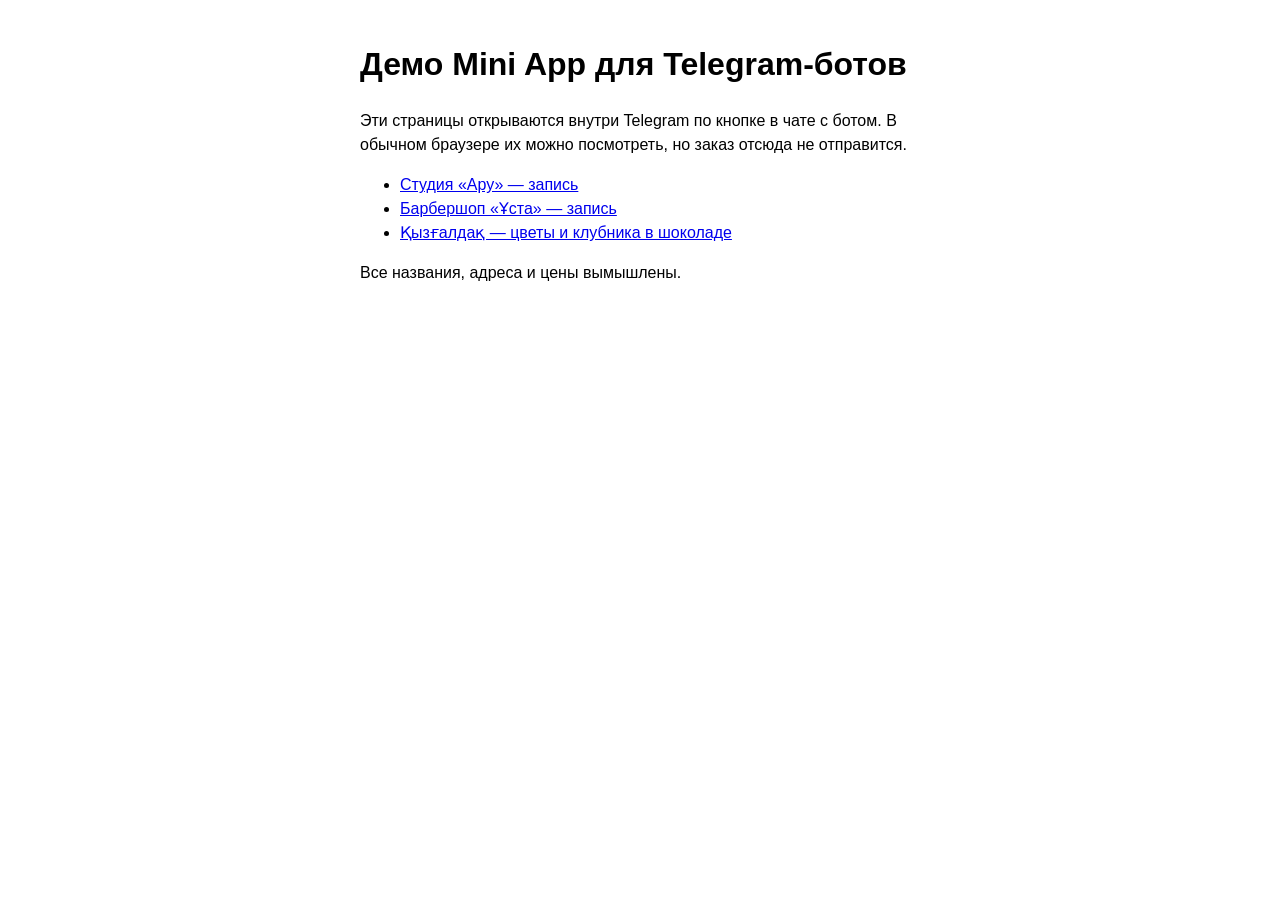
<file: index.html>
<!DOCTYPE html>
<html lang="ru">
<head><meta charset="utf-8"><meta name="viewport" content="width=device-width, initial-scale=1">
<title>Демо Mini App</title>
<style>body{font:16px/1.5 -apple-system,"Segoe UI",Roboto,sans-serif;max-width:560px;margin:40px auto;padding:0 20px}</style>
</head>
<body>
<h1>Демо Mini App для Telegram-ботов</h1>
<p>Эти страницы открываются внутри Telegram по кнопке в чате с ботом. В обычном браузере их можно посмотреть, но заказ отсюда не отправится.</p>
<ul>
<li><a href="salon/">Студия «Ару» — запись</a></li>
<li><a href="barber/">Барбершоп «Ұста» — запись</a></li>
<li><a href="flowers/">Қызғалдақ — цветы и клубника в шоколаде</a></li>
</ul>
<p>Все названия, адреса и цены вымышлены.</p>
</body>
</html>
</file>
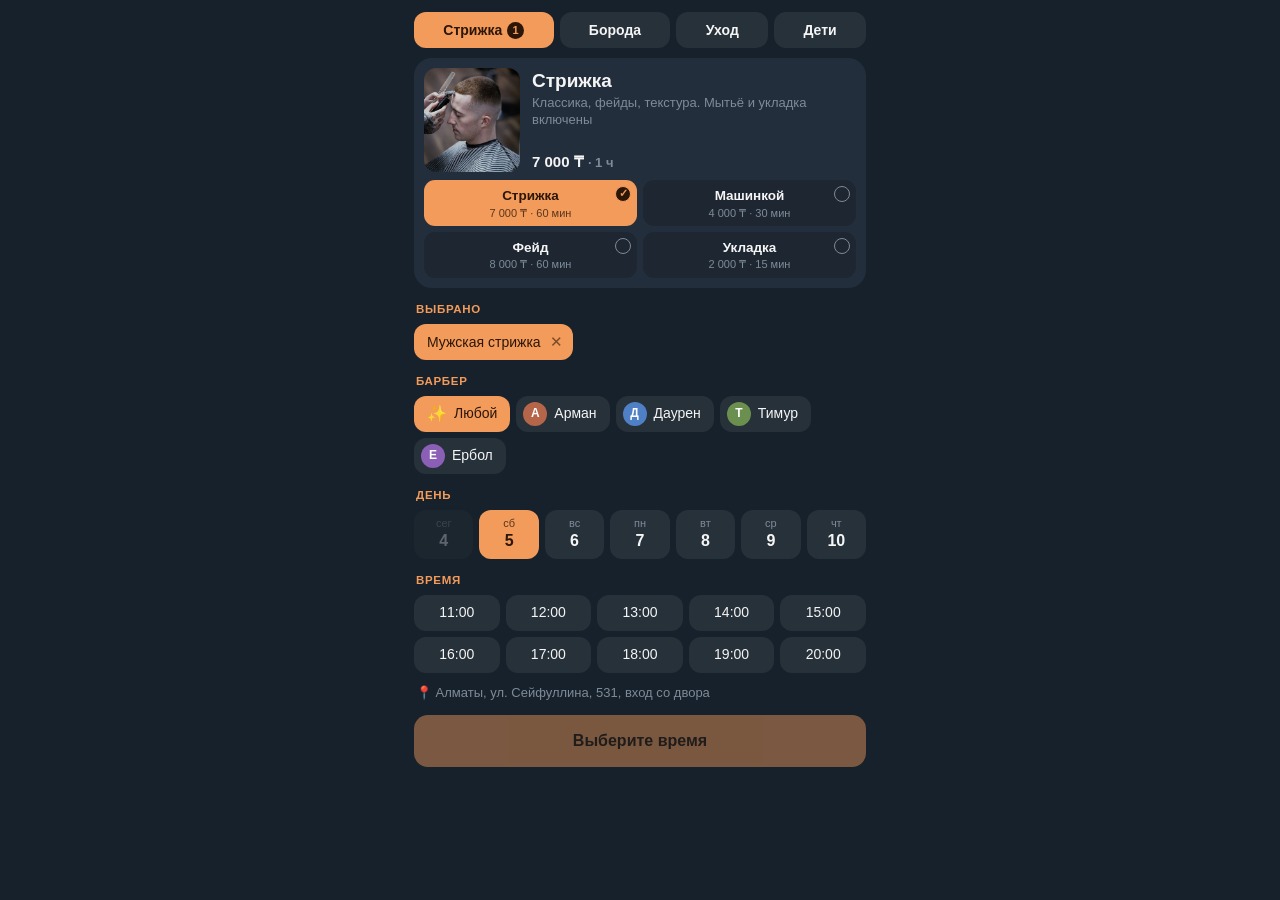
<file: barber/index.html>
<!DOCTYPE html>
<html lang="ru">
<head>
<meta charset="utf-8">
<meta name="viewport" content="width=device-width, initial-scale=1, maximum-scale=1, viewport-fit=cover">
<title>Барбершоп «Ұста» — запись</title>
<script src="https://telegram.org/js/telegram-web-app.js"></script>
<link rel="stylesheet" href="../app.css">
<style>
  .tabs { overflow-x: auto; scrollbar-width: none; }
  .tabs::-webkit-scrollbar { display: none; }
  .tab { flex: 1 0 auto; padding: 0 10px; }
  @media (max-width: 360px) {
    .tab { padding: 0 7px; font-size: 13px; }
    .svc .size b { font-size: 13px; }
  }
  .tab .n {
    display: inline-grid; place-items: center; min-width: 17px; height: 17px; margin-left: 5px; border-radius: 9px;
    font-size: 11px; background: var(--acc); color: var(--acc-ink); vertical-align: 1px;
  }
  .tab.on .n { background: var(--acc-ink); color: var(--acc); }
  .hero.col { flex-direction: column; gap: 0; }
  .hero .row { display: flex; gap: 12px; }
  .hero .ph { height: 104px; }
  .svc { display: grid; grid-template-columns: repeat(3, 1fr); gap: 6px; margin-top: 8px; }
  .svc.two { grid-template-columns: repeat(2, 1fr); }
  .svc.one { grid-template-columns: 1fr; }
  .svc .size { position: relative; }
  .svc .size b { font-size: 13.5px; white-space: nowrap; overflow: hidden; text-overflow: ellipsis; padding: 0 14px; }
  .svc .size i {
    position: absolute; top: 6px; right: 6px; width: 16px; height: 16px; border-radius: 50%;
    border: 1.5px solid var(--hint); font-style: normal; font-size: 11px; line-height: 13px; text-align: center;
  }
  .svc .size.on i { border-color: currentColor; background: var(--acc-ink); color: var(--acc); font-weight: 800; }
  .price { margin-top: auto; font-size: 15px; font-weight: 700; }
  .picked { display: flex; flex-wrap: wrap; gap: 6px; }
  .picked .chip { padding-right: 8px; }
  .picked .chip .x { font-size: 15px; opacity: .6; padding: 0 2px; }
  .picked .none { font-size: 13px; color: var(--hint); padding: 2px; }
  .av {
    width: 24px; height: 24px; border-radius: 50%; display: inline-grid; place-items: center;
    font-size: 12px; font-weight: 700; color: #fff; margin-left: -6px;
  }
  .chip.on .av { box-shadow: 0 0 0 2px var(--acc); }
  .days { grid-template-columns: repeat(7, 1fr); }
  .times { grid-template-columns: repeat(5, 1fr); }
</style>
</head>
<body>
<div class="app">
  <div class="tabs" id="tabs"></div>
  <div class="hero col">
    <div class="row">
      <img class="ph" id="ph" alt="">
      <div class="info">
        <div class="nm" id="nm"></div>
        <div class="ds" id="ds"></div>
        <div class="price" id="pr"></div>
      </div>
    </div>
    <div class="svc" id="svc"></div>
  </div>

  <div class="lbl">Выбрано</div>
  <div class="picked" id="picked"></div>

  <div class="lbl">Барбер</div>
  <div class="chips" id="masters"></div>

  <div class="lbl">День</div>
  <div class="grid days" id="days"></div>

  <div class="lbl">Время</div>
  <div class="grid times" id="times"></div>
  <div class="note" id="note">📍 Алматы, ул. Сейфуллина, 531, вход со двора</div>

  <div class="bar"><button class="go" id="go"></button></div>
</div>
<script src="../app.js"></script>
<script>
// Каталог — тот же, что в barber/bot.py (CATALOG). Меняете цены там — поменяйте и здесь.
// [вкладка, фото, описание, [[полное название, коротко, минут, цена], ...]]
const C = [
  ["Стрижка", "haircut", "Классика, фейды, текстура. Мытьё и укладка включены",
    [["Мужская стрижка", "Стрижка", 60, 7000], ["Стрижка машинкой", "Машинкой", 30, 4000], ["Фейд", "Фейд", 60, 8000], ["Укладка", "Укладка", 15, 2000]]],
  ["Борода", "beard", "Горячее полотенце, опасная бритва, масло",
    [["Моделирование бороды", "Борода", 30, 4500], ["Королевское бритьё", "Бритьё", 45, 6000], ["Камуфляж седины", "Камуфляж", 30, 5000]]],
  ["Уход", "care", "Маски и уход за кожей — можно добавить к стрижке",
    [["Чёрная маска", "Маска", 20, 2500], ["Уход за лицом", "Кожа лица", 40, 6000], ["Воск: нос и уши", "Воск", 10, 1500], ["Массаж головы", "Массаж", 15, 2000]]],
  ["Дети", "kids", "Для мальчиков до 12 лет, с мультиками",
    [["Детская стрижка", "Детская", 45, 5000], ["Отец и сын", "Отец и сын", 90, 12000]]],
];
const M = [["Арман", [0, 1, 2]], ["Даурен", [0, 1, 2, 3]], ["Тимур", [0, 2, 3]], ["Ербол", [0, 1, 2]], ["Алихан", [1, 2]]];
const MC = ["#b5654a", "#4f7fc4", "#6a8f4f", "#8a5fb5", "#c4914f"];
const DAYS = 7, SLOTS = 10, FIRST = 11, MAX_MIN = 240;

// Занятость: «постоянные клиенты» по той же формуле, что в боте, плюс реальные записи из ссылки (?u=дата&b=...).
function fnv(s) {
  let x = 0x811c9dc5;
  for (let i = 0; i < s.length; i++) x = Math.imul(x ^ s.charCodeAt(i), 0x01000193) >>> 0;
  x ^= x >>> 16; x = Math.imul(x, 0x85ebca6b) >>> 0; x ^= x >>> 13; x = Math.imul(x, 0xc2b2ae35) >>> 0;
  return (x ^ x >>> 16) >>> 0;
}
const q = new URLSearchParams(location.search);
const real = new Set();
if (q.get("u") && q.get("b")) {
  for (const it of q.get("b").split(",")) {
    const [off, m, t, len] = it.split(".").map(Number);
    const iso = addDays(q.get("u"), off).toISOString().slice(0, 10);
    for (let k = 0; k < len; k++) real.add(m + "|" + iso + "|" + (t + k));
  }
}
const NOW = almatyNow();
const dayIso = d => addDays(NOW.iso, d).toISOString().slice(0, 10);
function busy(m, d, t) {
  const iso = dayIso(d), key = m + "|" + iso + "|" + t;
  if (d === 0 && (FIRST + t) * 60 < NOW.mins + 60) return true;
  return (fnv(key) >>> 24) < 72 || real.has(key);
}

// Выбранные услуги: список [вкладка, номер]. Длительность и цена — сумма.
const S = { c: 0, sv: [[0, 0]], m: -1, d: -1, t: -1 };
const svc = ([c, i]) => C[c][3][i];
const has = (c, i) => S.sv.some(x => x[0] === c && x[1] === i);
const mins = () => S.sv.reduce((a, x) => a + svc(x)[2], 0);
const price = () => S.sv.reduce((a, x) => a + svc(x)[3], 0);
const len = () => Math.ceil(mins() / 60);
const canDo = j => S.sv.every(x => M[j][1].includes(x[0]));
function dur(n) { const h = Math.floor(n / 60), m = n % 60; return (h ? h + " ч" : "") + (h && m ? " " : "") + (m ? m + " мин" : ""); }
function freeMasters(m, d, t) {
  if (!S.sv.length) return [];
  const L = len(), list = m >= 0 ? [m] : M.map((x, j) => j).filter(canDo);
  return list.filter(j => t + L <= SLOTS && ![...Array(L).keys()].some(k => busy(j, d, t + k)));
}
const dayOk = d => [...Array(SLOTS).keys()].some(t => freeMasters(S.m, d, t).length);

function fix() {
  if (S.m >= 0 && !canDo(S.m)) S.m = -1;
  if (S.d < 0 || !dayOk(S.d)) { S.d = [...Array(DAYS).keys()].find(d => dayOk(d)) ?? -1; S.t = -1; }
  if (S.t >= 0 && !freeMasters(S.m, S.d, S.t).length) S.t = -1;
}

function toggle(c, i) {
  if (has(c, i)) { S.sv = S.sv.filter(x => !(x[0] === c && x[1] === i)); return; }
  if (mins() + C[c][3][i][2] > MAX_MIN) { toast("Больше 4 часов за один визит не записываем"); return; }
  S.sv.push([c, i]);
}

function render() {
  fix();
  const cat = C[S.c];
  const tabs = document.getElementById("tabs"); tabs.innerHTML = "";
  C.forEach((x, j) => {
    const n = S.sv.filter(v => v[0] === j).length;
    const b = h("button", "tab" + (j === S.c ? " on" : ""), x[0] + (n ? '<span class="n">' + n + "</span>" : ""));
    b.onclick = () => { if (S.c !== j) { S.c = j; tick(); render(); } };
    tabs.appendChild(b);
  });
  document.getElementById("ph").src = "img/" + cat[1] + ".jpg";
  document.getElementById("nm").textContent = cat[0];
  document.getElementById("ds").textContent = cat[2];
  document.getElementById("pr").innerHTML = S.sv.length
    ? rub(price()) + ' <span class="ds">· ' + dur(mins()) + "</span>"
    : '<span class="ds">Выберите одну или несколько услуг</span>';

  const sv = document.getElementById("svc"); sv.innerHTML = "";
  const n = cat[3].length;
  sv.className = "svc" + (n === 1 ? " one" : n === 2 || n === 4 ? " two" : "");
  cat[3].forEach((x, j) => {
    const on = has(S.c, j);
    const b = h("button", "size" + (on ? " on" : ""), "<i>" + (on ? "✓" : "") + "</i><b>" + x[1] + "</b><small>" + rub(x[3]) + " · " + x[2] + " мин</small>");
    b.setAttribute("aria-pressed", on);
    b.onclick = () => { toggle(S.c, j); tick(); render(); };
    sv.appendChild(b);
  });

  const pk = document.getElementById("picked"); pk.innerHTML = "";
  if (!S.sv.length) pk.appendChild(h("div", "none", "Пока ничего. Можно выбрать несколько услуг из разных вкладок."));
  S.sv.forEach(x => {
    const b = h("button", "chip on", svc(x)[0] + ' <span class="x">✕</span>');
    b.setAttribute("aria-label", "Убрать " + svc(x)[0]);
    b.onclick = () => { toggle(x[0], x[1]); tick(); render(); };
    pk.appendChild(b);
  });

  const ms = document.getElementById("masters"); ms.innerHTML = "";
  const able = M.map((x, j) => j).filter(canDo);
  if (S.sv.length && !able.length) {
    ms.appendChild(h("div", "none note", "Никто из барберов не делает всё это за один визит. Уберите что-нибудь или запишитесь дважды."));
  } else {
    const any = h("button", "chip" + (S.m < 0 ? " on" : ""), '<span class="em">✨</span>Любой');
    any.onclick = () => { S.m = -1; tick(); render(); };
    ms.appendChild(any);
    able.forEach(j => {
      const b = h("button", "chip" + (j === S.m ? " on" : ""),
        '<span class="av" style="background:' + MC[j] + '">' + M[j][0][0] + "</span>" + M[j][0]);
      b.onclick = () => { S.m = j; tick(); render(); };
      ms.appendChild(b);
    });
  }

  const ds = document.getElementById("days"); ds.innerHTML = "";
  for (let d = 0; d < DAYS; d++) {
    const dt = addDays(NOW.iso, d);
    const b = h("button", "day" + (d === S.d ? " on" : "") + (dayOk(d) ? "" : " off"),
      "<small>" + (d === 0 ? "сег" : WD[dt.getUTCDay()]) + "</small><b>" + dt.getUTCDate() + "</b>");
    b.onclick = () => { S.d = d; S.t = -1; tick(); render(); };
    ds.appendChild(b);
  }

  const ts = document.getElementById("times"); ts.innerHTML = "";
  for (let t = 0; t < SLOTS; t++) {
    const ok = S.d >= 0 && freeMasters(S.m, S.d, t).length;
    const b = h("button", "chip" + (t === S.t ? " on" : "") + (ok ? "" : " off"), (FIRST + t) + ":00");
    b.onclick = () => { S.t = t; tick(); render(); };
    ts.appendChild(b);
  }

  const go = document.getElementById("go");
  const ready = S.sv.length && S.t >= 0;
  go.className = "go" + (ready ? "" : " wait");
  go.textContent = !S.sv.length ? "Выберите услугу" : S.t < 0 ? "Выберите время" : "Записаться · " + rub(price());
}

document.getElementById("go").onclick = () => {
  if (!S.sv.length) { toast("Выберите хотя бы одну услугу"); return; }
  if (S.t < 0) { toast(S.d < 0 ? "На ближайшую неделю мест нет" : "Выберите время"); return; }
  sendToBot({ s: S.sv, m: S.m, d: dayIso(S.d), t: S.t });
};
initApp();
render();
</script>
</body>
</html>
</file>
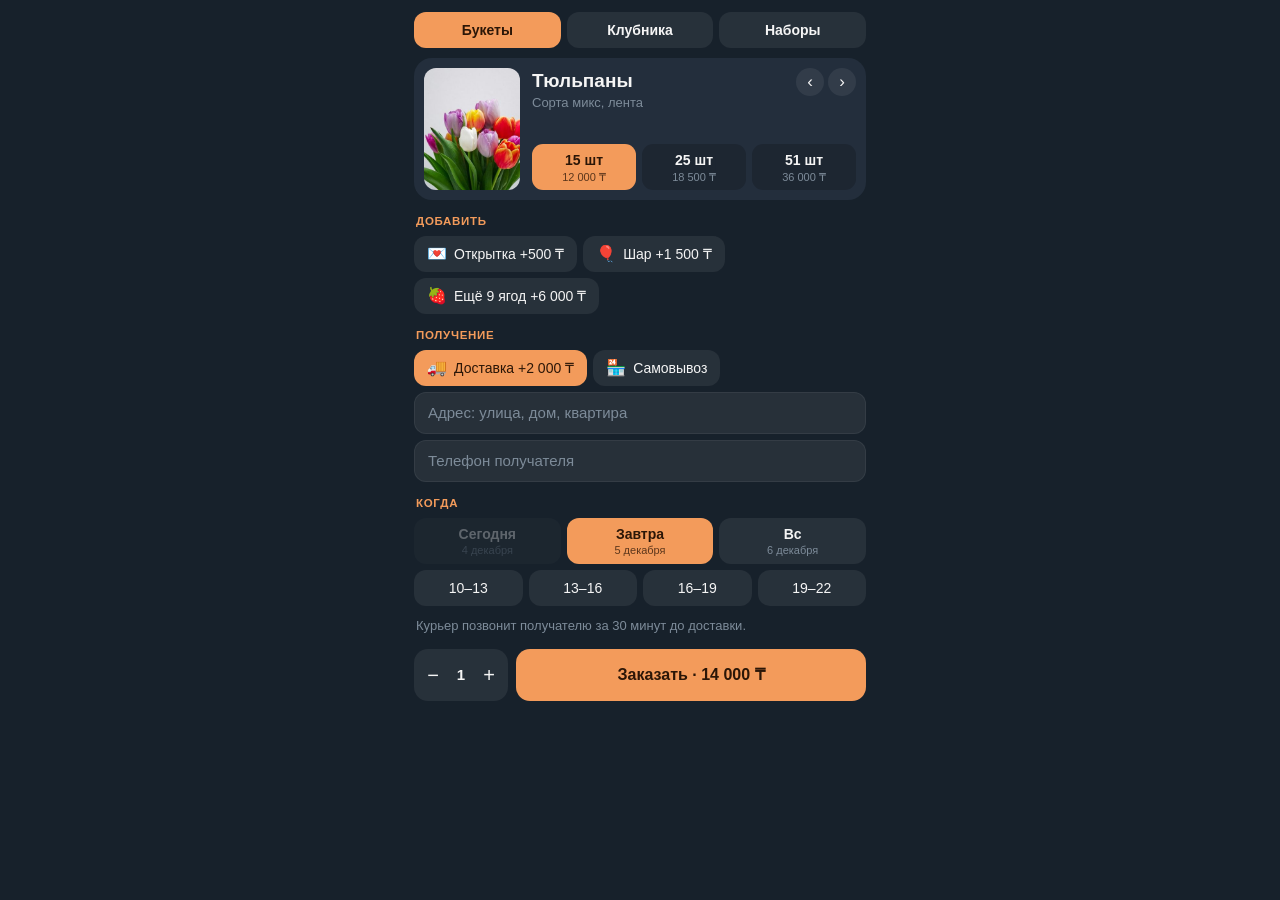
<file: flowers/index.html>
<!DOCTYPE html>
<html lang="ru">
<head>
<meta charset="utf-8">
<meta name="viewport" content="width=device-width, initial-scale=1, maximum-scale=1, viewport-fit=cover">
<title>Қызғалдақ — цветы и клубника</title>
<script src="https://telegram.org/js/telegram-web-app.js"></script>
<link rel="stylesheet" href="../app.css">
<style>
  .hero .info { padding-right: 0; }
  .hero .nm { padding-right: 64px; }
  .days { grid-template-columns: repeat(3, 1fr); }
  .slots { grid-template-columns: repeat(4, 1fr); margin-top: 6px; }
  .wrap { display: none; }
  .wrap.show { display: block; }
</style>
</head>
<body>
<div class="app">
  <div class="tabs" id="tabs"></div>
  <div class="hero">
    <img class="ph" id="ph" alt="">
    <div class="info">
      <div class="nm" id="nm"></div>
      <div class="ds" id="ds"></div>
      <div class="sizes" id="sizes"></div>
    </div>
    <div class="pager" id="pager"><button id="pv" aria-label="Предыдущий">‹</button><button id="nx" aria-label="Следующий">›</button></div>
  </div>

  <div class="lbl">Добавить</div>
  <div class="chips" id="extras"></div>

  <div class="lbl">Получение</div>
  <div class="chips" id="ways"></div>
  <div class="wrap" id="addr">
    <input class="field" id="a" placeholder="Адрес: улица, дом, квартира" autocomplete="street-address" maxlength="200">
    <input class="field" id="tel" placeholder="Телефон получателя" type="tel" autocomplete="tel" maxlength="30">
  </div>

  <div class="lbl">Когда</div>
  <div class="grid days" id="days"></div>
  <div class="grid slots" id="slots"></div>
  <div class="note" id="note"></div>

  <div class="bar">
    <div class="qty"><button id="minus" aria-label="Меньше">−</button><span id="q">1</span><button id="plus" aria-label="Больше">+</button></div>
    <button class="go" id="go"></button>
  </div>
</div>
<script src="../app.js"></script>
<script>
// Каталог — тот же, что в flowers/bot.py (CATALOG). Меняете цены там — поменяйте и здесь.
const TABS = ["Букеты", "Клубника", "Наборы"];
// [вкладка, фото, название, описание, [[размер, цена], ...]]
const P = [
  [0, "tulips", "Тюльпаны", "Сорта микс, лента", [["15 шт", 12000], ["25 шт", 18500], ["51 шт", 36000]]],
  [0, "roses", "Красные розы", "Розы, гиперикум, хвоя", [["11 шт", 15000], ["25 шт", 29000], ["51 шт", 55000]]],
  [1, "straw-choco", "Клубника в шоколаде", "Бельгийский шоколад", [["9 шт", 6000], ["16 шт", 9900], ["25 шт", 14900]]],
  [1, "straw-assorti", "Ассорти", "Тёмный, молочный, белый", [["9 шт", 6500], ["16 шт", 10500]]],
  [2, "flowerbox", "Цветы в коробке", "Розы, хризантемы, эустома", [["Средняя", 19000], ["Большая", 28000]]],
  [2, "straw-box", "Подарочный бокс", "Клубника в шоколаде в коробке", [["12 шт", 11500], ["20 шт", 17500]]],
];
const X = [["💌", "Открытка", 500], ["🎈", "Шар", 1500], ["🍓", "Ещё 9 ягод", 6000]];
const DL = 2000, PICKUP = "Алматы, ул. Жамбыла, 114";
const SL = [[10, 13], [13, 16], [16, 19], [19, 22]];

const NOW = almatyNow();
const first = SL.findIndex(s => s[1] * 60 - NOW.mins >= 120);   // первый интервал, который ещё можно сегодня
const firstToday = first < 0 ? SL.length : first;
const S = { p: 0, z: 0, x: 0, q: 1, dv: 1, d: firstToday < SL.length ? 0 : 1, t: -1 };

function sums() {
  const one = P[S.p][4][S.z][1] + X.reduce((a, e, j) => a + (S.x >> j & 1 ? e[2] : 0), 0);
  return one * S.q + (S.dv ? DL : 0);
}

function render() {
  const pr = P[S.p], inTab = P.map((x, j) => j).filter(j => P[j][0] === pr[0]);
  const tabs = document.getElementById("tabs"); tabs.innerHTML = "";
  TABS.forEach((x, j) => {
    const b = h("button", "tab" + (j === pr[0] ? " on" : ""), x);
    b.onclick = () => { if (pr[0] !== j) { S.p = P.findIndex(p => p[0] === j); S.z = 0; tick(); render(); } };
    tabs.appendChild(b);
  });
  document.getElementById("ph").src = "img/" + pr[1] + ".jpg";
  document.getElementById("nm").textContent = pr[2];
  document.getElementById("ds").textContent = pr[3];
  document.getElementById("pager").style.display = inTab.length > 1 ? "" : "none";
  const step = k => { const i = inTab.indexOf(S.p); S.p = inTab[(i + k + inTab.length) % inTab.length]; S.z = 0; tick(); render(); };
  document.getElementById("pv").onclick = () => step(-1);
  document.getElementById("nx").onclick = () => step(1);

  const sz = document.getElementById("sizes"); sz.innerHTML = "";
  pr[4].forEach((s, j) => {
    const b = h("button", "size" + (j === S.z ? " on" : ""), "<b>" + s[0] + "</b><small>" + rub(s[1]) + "</small>");
    b.onclick = () => { S.z = j; tick(); render(); };
    sz.appendChild(b);
  });

  const ex = document.getElementById("extras"); ex.innerHTML = "";
  X.forEach((e, j) => {
    const b = h("button", "chip" + (S.x >> j & 1 ? " on" : ""), '<span class="em">' + e[0] + "</span>" + e[1] + " +" + rub(e[2]));
    b.onclick = () => { S.x ^= 1 << j; tick(); render(); };
    ex.appendChild(b);
  });

  const ws = document.getElementById("ways"); ws.innerHTML = "";
  [[1, "🚚", "Доставка +" + rub(DL)], [0, "🏪", "Самовывоз"]].forEach(([v, em, txt]) => {
    const b = h("button", "chip" + (S.dv === v ? " on" : ""), '<span class="em">' + em + "</span>" + txt);
    b.onclick = () => { S.dv = v; tick(); render(); };
    ws.appendChild(b);
  });
  document.getElementById("addr").className = "wrap" + (S.dv ? " show" : "");

  const ds = document.getElementById("days"); ds.innerHTML = "";
  for (let d = 0; d < 3; d++) {
    const dt = addDays(NOW.iso, d);
    const b = h("button", "day" + (d === S.d ? " on" : "") + (d === 0 && firstToday >= SL.length ? " off" : ""),
      "<b style='font-size:14px'>" + ["Сегодня", "Завтра", WD[dt.getUTCDay()].replace(/^./, c => c.toUpperCase())][d] +
      "</b><small>" + dt.getUTCDate() + " " + MO[dt.getUTCMonth()] + "</small>");
    b.onclick = () => { S.d = d; if (d === 0 && S.t < firstToday) S.t = -1; tick(); render(); };
    ds.appendChild(b);
  }
  const ss = document.getElementById("slots"); ss.innerHTML = "";
  SL.forEach((s, t) => {
    const late = S.d === 0 && t < firstToday;
    const b = h("button", "chip" + (t === S.t ? " on" : "") + (late ? " off" : ""), s[0] + "–" + s[1]);
    b.onclick = () => { S.t = t; tick(); render(); };
    ss.appendChild(b);
  });
  document.getElementById("note").textContent = S.dv
    ? "Курьер позвонит получателю за 30 минут до доставки."
    : "📍 " + PICKUP + ". Код выдачи пришлём в чат.";

  document.getElementById("q").textContent = S.q;
  const go = document.getElementById("go");
  go.textContent = "Заказать · " + rub(sums());
}

for (const f of document.querySelectorAll(".field")) f.addEventListener("input", () => f.classList.remove("bad"));
document.getElementById("minus").onclick = () => { if (S.q > 1) { S.q--; tick(); render(); } };
document.getElementById("plus").onclick = () => { if (S.q < 9) { S.q++; tick(); render(); } };
document.getElementById("go").onclick = () => {
  if (S.t < 0) { toast("Выберите время"); document.getElementById("slots").scrollIntoView({ behavior: "smooth", block: "center" }); return; }
  const a = document.getElementById("a"), tel = document.getElementById("tel");
  if (S.dv) {
    for (const f of [a, tel]) {
      f.classList.remove("bad");
      if (f.value.trim().length < (f === a ? 5 : 6)) {
        void f.offsetWidth; f.classList.add("bad"); f.focus();
        toast(f === a ? "Укажите адрес доставки" : "Укажите телефон получателя");
        return;
      }
    }
  }
  const o = { p: S.p, z: S.z, x: S.x, q: S.q, dv: S.dv, d: addDays(NOW.iso, S.d).toISOString().slice(0, 10), t: S.t };
  if (S.dv) { o.a = a.value.trim(); o.ph = tel.value.trim(); }
  sendToBot(o);
};
initApp();
render();
</script>
</body>
</html>
</file>
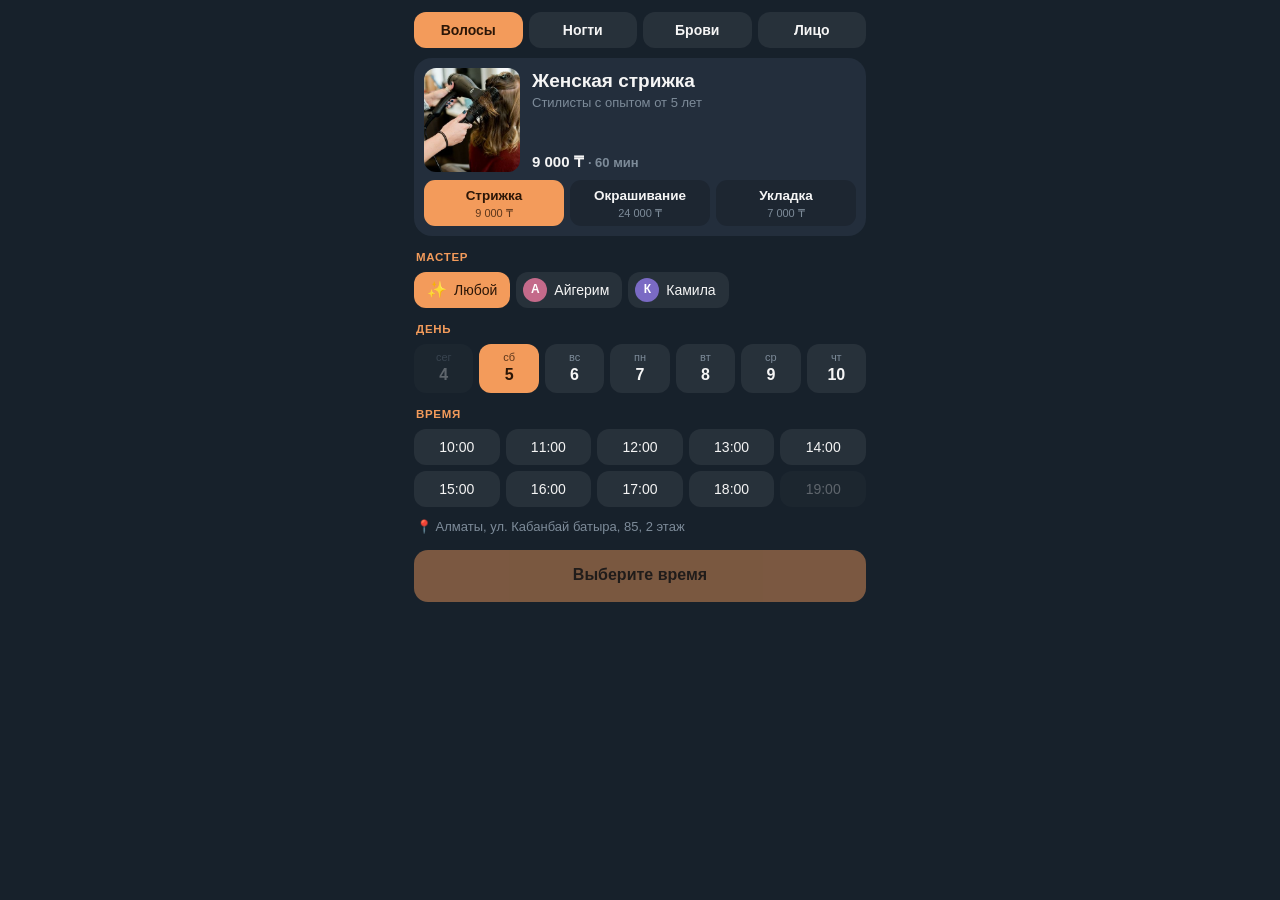
<file: salon/index.html>
<!DOCTYPE html>
<html lang="ru">
<head>
<meta charset="utf-8">
<meta name="viewport" content="width=device-width, initial-scale=1, maximum-scale=1, viewport-fit=cover">
<title>Студия «Ару» — запись</title>
<script src="https://telegram.org/js/telegram-web-app.js"></script>
<link rel="stylesheet" href="../app.css">
<style>
  .hero.col { flex-direction: column; gap: 0; }
  .hero .row { display: flex; gap: 12px; }
  .hero .ph { height: 104px; }
  .svc { display: grid; grid-template-columns: repeat(3, 1fr); gap: 6px; margin-top: 8px; }
  .svc.two { grid-template-columns: repeat(2, 1fr); }
  .svc .size b { font-size: 13.5px; white-space: nowrap; overflow: hidden; text-overflow: ellipsis; padding: 0 4px; }
  .price { margin-top: auto; font-size: 15px; font-weight: 700; }
  .av {
    width: 24px; height: 24px; border-radius: 50%; display: inline-grid; place-items: center;
    font-size: 12px; font-weight: 700; color: #fff; margin-left: -6px;
  }
  .chip.on .av { box-shadow: 0 0 0 2px var(--acc); }
  .days { grid-template-columns: repeat(7, 1fr); }
  .times { grid-template-columns: repeat(5, 1fr); }
</style>
</head>
<body>
<div class="app">
  <div class="tabs" id="tabs"></div>
  <div class="hero col">
    <div class="row">
      <img class="ph" id="ph" alt="">
      <div class="info">
        <div class="nm" id="nm"></div>
        <div class="ds" id="ds"></div>
        <div class="price" id="pr"></div>
      </div>
    </div>
    <div class="svc" id="svc"></div>
  </div>

  <div class="lbl">Мастер</div>
  <div class="chips" id="masters"></div>

  <div class="lbl">День</div>
  <div class="grid days" id="days"></div>

  <div class="lbl">Время</div>
  <div class="grid times" id="times"></div>
  <div class="note" id="note">📍 Алматы, ул. Кабанбай батыра, 85, 2 этаж</div>

  <div class="bar"><button class="go" id="go"></button></div>
</div>
<script src="../app.js"></script>
<script>
// Каталог — тот же, что в salon/bot.py (CATALOG). Меняете цены там — поменяйте и здесь.
// [вкладка, фото, [[полное название, коротко, минут, цена], ...]]
const C = [
  ["Волосы", "hair", [["Женская стрижка", "Стрижка", 60, 9000], ["Окрашивание в один тон", "Окрашивание", 150, 24000], ["Укладка", "Укладка", 45, 7000]]],
  ["Ногти", "nails", [["Маникюр с покрытием", "Маникюр", 90, 8000], ["Педикюр с покрытием", "Педикюр", 90, 11000], ["Снятие и уход", "Снятие", 45, 4500]]],
  ["Брови", "brows", [["Коррекция и окрашивание", "Коррекция", 40, 5000], ["Ламинирование", "Ламинир.", 60, 9000]]],
  ["Лицо", "face", [["Чистка лица", "Чистка", 75, 14000], ["Уходовая процедура", "Уход", 60, 12000]]],
];
const M = [["Айгерим", [0]], ["Камила", [0]], ["Дана", [1]], ["Алия", [1]], ["Мадина", [2, 3]]];
const MC = ["#c46a8a", "#7a6ac4", "#4f9ac4", "#4fae8a", "#c4914f"];
const DESC = ["Стилисты с опытом от 5 лет", "Комбинированный маникюр, стерильные инструменты", "Брови и ресницы", "Уход по типу кожи"];
const DAYS = 7, SLOTS = 10, FIRST = 10;

// Занятость: «постоянные клиенты» по той же формуле, что в боте, плюс реальные записи из ссылки (?u=дата&b=...).
function fnv(s) {
  let x = 0x811c9dc5;
  for (let i = 0; i < s.length; i++) x = Math.imul(x ^ s.charCodeAt(i), 0x01000193) >>> 0;
  x ^= x >>> 16; x = Math.imul(x, 0x85ebca6b) >>> 0; x ^= x >>> 13; x = Math.imul(x, 0xc2b2ae35) >>> 0;
  return (x ^ x >>> 16) >>> 0;
}
const q = new URLSearchParams(location.search);
const real = new Set();
if (q.get("u") && q.get("b")) {
  for (const it of q.get("b").split(",")) {
    const [off, m, t, len] = it.split(".").map(Number);
    const iso = addDays(q.get("u"), off).toISOString().slice(0, 10);
    for (let k = 0; k < len; k++) real.add(m + "|" + iso + "|" + (t + k));
  }
}
const NOW = almatyNow();
const dayIso = d => addDays(NOW.iso, d).toISOString().slice(0, 10);
function busy(m, d, t) {
  const iso = dayIso(d), key = m + "|" + iso + "|" + t;
  if (d === 0 && (FIRST + t) * 60 < NOW.mins + 60) return true;
  return (fnv(key) >>> 24) < 72 || real.has(key);
}
function freeMasters(c, i, m, d, t) {
  const len = Math.ceil(C[c][2][i][2] / 60);
  const list = m >= 0 ? [m] : M.map((x, j) => j).filter(j => M[j][1].includes(c));
  return list.filter(j => t + len <= SLOTS && ![...Array(len).keys()].some(k => busy(j, d, t + k)));
}
const dayOk = (s, d) => [...Array(SLOTS).keys()].some(t => freeMasters(s.c, s.i, s.m, d, t).length);

const S = { c: 0, i: 0, m: -1, d: -1, t: -1 };
function fix() {
  if (S.m >= 0 && !M[S.m][1].includes(S.c)) S.m = -1;
  if (S.d < 0 || !dayOk(S, S.d)) { S.d = [...Array(DAYS).keys()].find(d => dayOk(S, d)) ?? -1; S.t = -1; }
  if (S.t >= 0 && !freeMasters(S.c, S.i, S.m, S.d, S.t).length) S.t = -1;
}

function render() {
  fix();
  const cat = C[S.c], svc = cat[2][S.i];
  const tabs = document.getElementById("tabs"); tabs.innerHTML = "";
  C.forEach((x, j) => {
    const b = h("button", "tab" + (j === S.c ? " on" : ""), x[0]);
    b.onclick = () => { if (S.c !== j) { S.c = j; S.i = 0; tick(); render(); } };
    tabs.appendChild(b);
  });
  document.getElementById("ph").src = "img/" + cat[1] + ".jpg";
  document.getElementById("nm").textContent = svc[0];
  document.getElementById("ds").textContent = DESC[S.c];
  document.getElementById("pr").innerHTML = rub(svc[3]) + ' <span class="ds">· ' + svc[2] + " мин</span>";

  const sv = document.getElementById("svc"); sv.innerHTML = ""; sv.className = "svc" + (cat[2].length === 2 ? " two" : "");
  cat[2].forEach((x, j) => {
    const b = h("button", "size" + (j === S.i ? " on" : ""), "<b>" + x[1] + "</b><small>" + rub(x[3]) + "</small>");
    b.onclick = () => { S.i = j; tick(); render(); };
    sv.appendChild(b);
  });

  const ms = document.getElementById("masters"); ms.innerHTML = "";
  const any = h("button", "chip" + (S.m < 0 ? " on" : ""), '<span class="em">✨</span>Любой');
  any.onclick = () => { S.m = -1; tick(); render(); };
  ms.appendChild(any);
  M.forEach((x, j) => {
    if (!x[1].includes(S.c)) return;
    const b = h("button", "chip" + (j === S.m ? " on" : ""),
      '<span class="av" style="background:' + MC[j] + '">' + x[0][0] + "</span>" + x[0]);
    b.onclick = () => { S.m = j; tick(); render(); };
    ms.appendChild(b);
  });

  const ds = document.getElementById("days"); ds.innerHTML = "";
  for (let d = 0; d < DAYS; d++) {
    const dt = addDays(NOW.iso, d);
    const b = h("button", "day" + (d === S.d ? " on" : "") + (dayOk(S, d) ? "" : " off"),
      "<small>" + (d === 0 ? "сег" : WD[dt.getUTCDay()]) + "</small><b>" + dt.getUTCDate() + "</b>");
    b.onclick = () => { S.d = d; S.t = -1; tick(); render(); };
    ds.appendChild(b);
  }

  const ts = document.getElementById("times"); ts.innerHTML = "";
  for (let t = 0; t < SLOTS; t++) {
    const ok = S.d >= 0 && freeMasters(S.c, S.i, S.m, S.d, t).length;
    const b = h("button", "chip" + (t === S.t ? " on" : "") + (ok ? "" : " off"), (FIRST + t) + ":00");
    b.onclick = () => { S.t = t; tick(); render(); };
    ts.appendChild(b);
  }

  const go = document.getElementById("go");
  go.className = "go" + (S.t < 0 ? " wait" : "");
  go.textContent = S.t < 0 ? "Выберите время" : "Записаться · " + rub(svc[3]);
}

document.getElementById("go").onclick = () => {
  if (S.t < 0) { toast(S.d < 0 ? "На ближайшую неделю мест нет" : "Выберите время"); return; }
  sendToBot({ c: S.c, i: S.i, m: S.m, d: dayIso(S.d), t: S.t });
};
initApp();
render();
</script>
</body>
</html>
</file>
<file: app.css>
/* Общие стили Mini App: тёмная карточка как в примере, цвета подстраиваются под тему Telegram. */
:root {
  --bg: var(--tg-theme-bg-color, #17212b);
  --panel: var(--tg-theme-secondary-bg-color, #232e3c);
  --text: var(--tg-theme-text-color, #f5f5f5);
  --hint: var(--tg-theme-hint-color, #7d8b99);
  --acc: #f39b5b;
  --acc-ink: #2b1607;
  --ok: #4fbf7a;
  --pill: rgba(255, 255, 255, .07);
  --pill-line: rgba(255, 255, 255, .06);
  --tile: rgba(0, 0, 0, .18);
  --r: 14px;
}
html[data-scheme="light"] {
  --pill: rgba(0, 0, 0, .05);
  --pill-line: rgba(0, 0, 0, .04);
  --tile: rgba(255, 255, 255, .75);
  --acc: #f08a3e;
  --acc-ink: #fff;
}
* { box-sizing: border-box; -webkit-tap-highlight-color: transparent; }
html, body { margin: 0; background: var(--bg); color: var(--text); }
body {
  font: 15px/1.3 -apple-system, BlinkMacSystemFont, "Segoe UI", Roboto, "Helvetica Neue", Arial, sans-serif;
  -webkit-font-smoothing: antialiased;
  user-select: none;
}
.app { max-width: 480px; margin: 0 auto; padding: 12px 14px 0; }
button { font: inherit; color: inherit; border: 0; background: none; padding: 0; cursor: pointer; }
button:focus-visible, input:focus-visible { outline: 2px solid var(--acc); outline-offset: 2px; }

/* вкладки */
.tabs { display: flex; gap: 6px; margin-bottom: 10px; }
.tab {
  flex: 1; height: 36px; border-radius: 12px; background: var(--pill);
  font-weight: 600; font-size: 14px; white-space: nowrap;
  transition: background .15s, color .15s;
}
.tab.on { background: var(--acc); color: var(--acc-ink); }

/* карточка товара */
.hero { position: relative; background: var(--panel); border-radius: 18px; padding: 10px; display: flex; gap: 12px; }
.hero .ph { width: 96px; height: 122px; flex: none; border-radius: 12px; object-fit: cover; background: var(--pill); }
.hero .info { flex: 1; min-width: 0; display: flex; flex-direction: column; }
.nm { font-size: 19px; font-weight: 700; line-height: 1.15; margin: 2px 0 3px; }
.ds { font-size: 13px; color: var(--hint); }
.sizes { display: flex; gap: 6px; margin-top: auto; padding-top: 8px; }
.size {
  flex: 1; min-width: 0; border-radius: 11px; background: var(--tile); padding: 7px 2px 6px; text-align: center;
  transition: background .15s, color .15s;
}
.size b { display: block; font-size: 14px; }
.size small { display: block; font-size: 11px; color: var(--hint); margin-top: 1px; white-space: nowrap; }
.size.on { background: var(--acc); color: var(--acc-ink); }
.size.on small { color: inherit; opacity: .75; }
.pager { position: absolute; top: 10px; right: 10px; display: flex; gap: 4px; }
.pager button {
  width: 28px; height: 28px; border-radius: 50%; background: var(--pill); font-size: 17px; line-height: 28px;
}

/* разделы с чипсами */
.lbl {
  margin: 14px 2px 7px; font-size: 11.5px; font-weight: 700; letter-spacing: .06em;
  text-transform: uppercase; color: var(--acc);
}
.chips { display: flex; flex-wrap: wrap; gap: 6px; }
.chip {
  height: 36px; padding: 0 13px; border-radius: 12px; background: var(--pill);
  display: inline-flex; align-items: center; gap: 7px; font-size: 14px; font-weight: 500; white-space: nowrap;
  transition: background .15s, color .15s, opacity .15s;
}
.chip .em { font-size: 16px; line-height: 1; }
.chip.on { background: var(--acc); color: var(--acc-ink); }
.chip.off, .size.off, .day.off { opacity: .32; pointer-events: none; }
.grid { display: grid; gap: 6px; }
.grid .chip { justify-content: center; padding: 0 4px; }
.day {
  border-radius: 12px; background: var(--pill); padding: 6px 0 7px; text-align: center;
  transition: background .15s, color .15s;
}
.day small { display: block; font-size: 11px; color: var(--hint); }
.day b { display: block; font-size: 16px; margin-top: 1px; }
.day.on { background: var(--acc); color: var(--acc-ink); }
.day.on small { color: inherit; opacity: .75; }
.note { margin: 12px 2px 0; font-size: 13px; color: var(--hint); }

/* поля ввода (только в Mini App, в виджете их нет) */
.field {
  display: block; width: 100%; height: 42px; margin-top: 6px; padding: 0 13px; border-radius: 12px;
  border: 1px solid var(--pill-line); background: var(--pill); color: var(--text); font: inherit; font-size: 15px;
  user-select: text;
}
.field::placeholder { color: var(--hint); }
.field.bad { border-color: #e5645a; animation: shake .3s; }
@keyframes shake { 25% { transform: translateX(-4px); } 75% { transform: translateX(4px); } }

/* нижняя панель: количество и большая кнопка */
.bar {
  position: sticky; bottom: 0; display: flex; gap: 8px; align-items: stretch;
  padding: 14px 0 calc(12px + env(safe-area-inset-bottom));
  background: linear-gradient(to bottom, transparent, var(--bg) 14px);
}
.qty { display: flex; align-items: center; background: var(--pill); border-radius: var(--r); }
.qty button { width: 38px; height: 52px; font-size: 20px; }
.qty span { min-width: 18px; text-align: center; font-weight: 700; }
.go {
  flex: 1; height: 52px; border-radius: var(--r); background: var(--acc); color: var(--acc-ink);
  font-size: 16px; font-weight: 700; transition: transform .1s, opacity .15s;
}
.go:active { transform: scale(.98); }
.go.wait { opacity: .45; }
.toast {
  position: fixed; left: 50%; bottom: 84px; transform: translate(-50%, 20px); opacity: 0;
  background: rgba(20, 24, 30, .92); color: #fff; font-size: 14px; padding: 10px 14px; border-radius: 12px;
  transition: opacity .2s, transform .2s; pointer-events: none; max-width: 86%; text-align: center;
}
.toast.show { opacity: 1; transform: translate(-50%, 0); }
@media (prefers-reduced-motion: reduce) { * { transition: none !important; animation: none !important; } }
</file>
